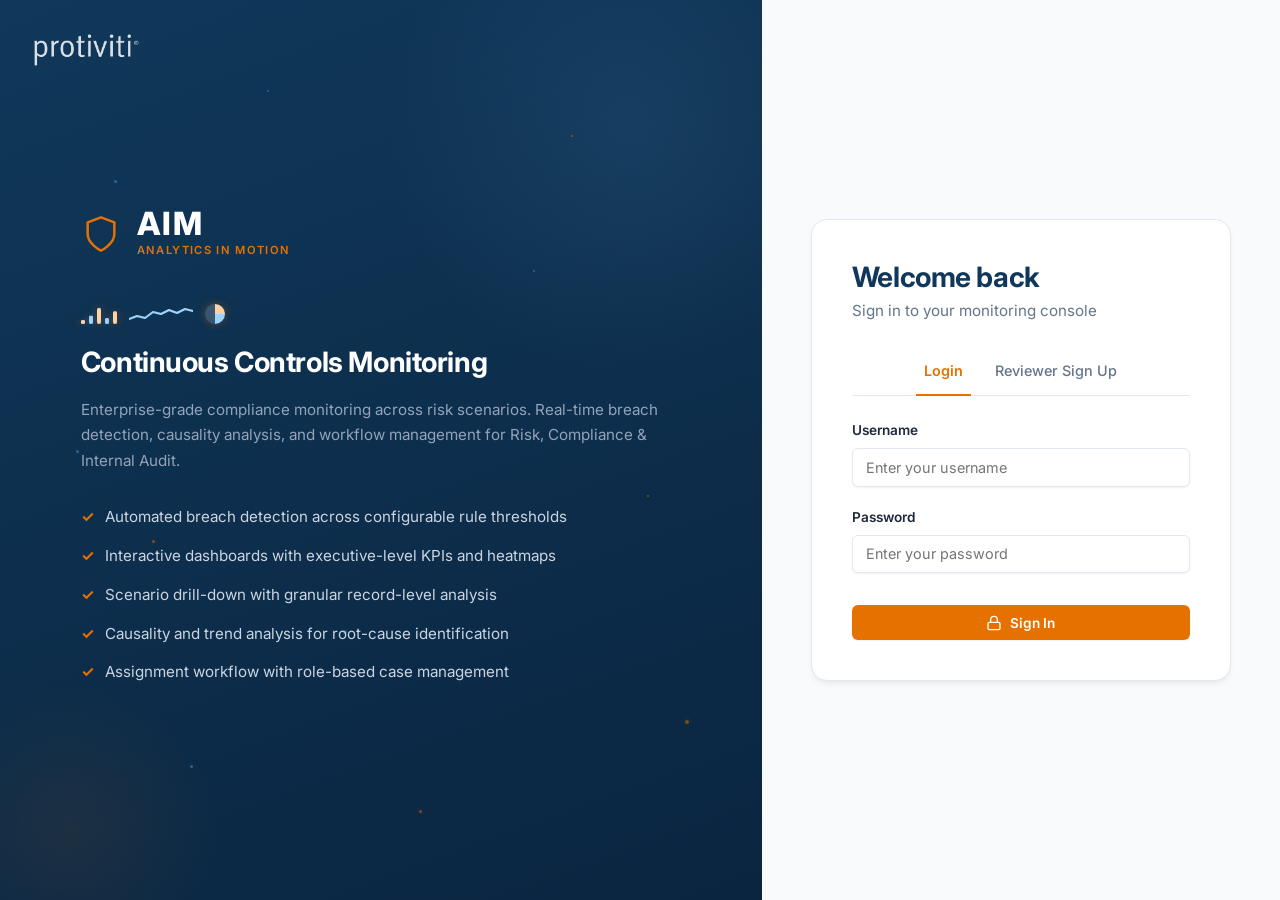
<file: static/index.html>
<!DOCTYPE html>
<html lang="en">
<head>
    <meta charset="UTF-8">
    <meta name="viewport" content="width=device-width, initial-scale=1.0">
    <title>AIM Dashboard - Analytics in Motion</title>
    
    <!-- Modern Typography: Inter -->
    <link rel="preconnect" href="https://fonts.googleapis.com">
    <link rel="preconnect" href="https://fonts.gstatic.com" crossorigin>
    <link href="https://fonts.googleapis.com/css2?family=Inter:wght@300;400;500;600;700;800&display=swap" rel="stylesheet">
    
    <!-- Plotly -->
    <script src="https://cdn.plot.ly/plotly-2.27.0.min.js"></script>
    
    <link rel="stylesheet" href="css/style.css?v=3">
    <script src="js/app.js?v=3" defer></script>
</head>
<body>
    <div id="app"></div>
</body>
</html>
</file>
<file: static/css/style.css>
/* ============================================================
   AIM Dashboard — Analytics in Motion
   Premium Modern Continuous Controls Monitoring UI
   ============================================================ */

/* ── CSS Variables ─────────────────────────────────────────── */
:root {
    --primary: #10385A;   /* Protiviti Navy */
    --secondary: #E57200; /* Protiviti Orange */
    --secondary-hover: #CC6500;
    --accent: #5998C5;    /* Protiviti Light Blue */
    --bg: #F8FAFC; /* Slate 50 */
    --surface: #FFFFFF;
    
    --text-dark: #1E293B; /* Slate 800 */
    --text-muted: #64748B; /* Slate 500 */
    --text-light: #94A3B8; /* Slate 400 */
    
    --border: #E2E8F0; /* Slate 200 */
    --border-light: #F1F5F9; /* Slate 100 */
    
    --red: #EF4444;       --red-bg: #FEF2F2;      --red-border: #FCA5A5;
    --green: #10B981;     --green-bg: #ECFDF5;    --green-border: #6EE7B7;
    --amber: #F59E0B;     --amber-bg: #FFFBEB;    --amber-border: #FCD34D;
    --blue-bg: #EFF6FF;   --blue-border: #93C5FD;
    
    --shadow-sm: 0 1px 2px 0 rgb(0 0 0 / 0.05);
    --shadow: 0 4px 6px -1px rgb(0 0 0 / 0.05), 0 2px 4px -2px rgb(0 0 0 / 0.05);
    --shadow-md: 0 10px 15px -3px rgb(0 0 0 / 0.05), 0 4px 6px -4px rgb(0 0 0 / 0.05);
    --shadow-lg: 0 20px 25px -5px rgb(0 0 0 / 0.1), 0 8px 10px -6px rgb(0 0 0 / 0.1);
    
    --radius-sm: 6px;
    --radius: 12px;
    --radius-lg: 16px;
    
    --sidebar-width: 280px;
    --transition: 0.25s cubic-bezier(0.4, 0, 0.2, 1);
}

/* ── Reset & Base ──────────────────────────────────────────── */
*, *::before, *::after {
    box-sizing: border-box;
    margin: 0;
    padding: 0;
}

html, body {
    height: 100%;
    font-family: 'Inter', -apple-system, BlinkMacSystemFont, 'Segoe UI', Roboto, sans-serif;
    font-size: 14px;
    line-height: 1.6;
    color: var(--text-dark);
    background: var(--bg);
    -webkit-font-smoothing: antialiased;
    -moz-osx-font-smoothing: grayscale;
}

/* Increase base font size slightly on login to reduce the empty feel
   and improve readability without touching dashboard scales. */
html.login-scale-115 { font-size: 16px; }

#app { height: 100%; }

a { color: var(--secondary); text-decoration: none; transition: color var(--transition); }
a:hover { color: var(--secondary-hover); }

h1, h2, h3, h4, h5, h6 {
    color: var(--primary);
    font-weight: 700;
    line-height: 1.25;
}
h1 { font-size: 2rem; margin-bottom: 0.5rem; letter-spacing: -0.025em; }
h2 { font-size: 1.5rem; margin-bottom: 0.5rem; letter-spacing: -0.015em; }
h3 { font-size: 1.25rem; margin-bottom: 0.4rem; }
h4 { font-size: 1rem; margin-bottom: 0.3rem; }
p { margin-bottom: 0.5rem; }

hr {
    border: none;
    border-top: 1px solid var(--border);
    margin: 1.5rem 0;
}

/* ── Scrollbar ─────────────────────────────────────────────── */
::-webkit-scrollbar { width: 6px; height: 6px; }
::-webkit-scrollbar-track { background: transparent; }
::-webkit-scrollbar-thumb { background: #CBD5E1; border-radius: 6px; }
::-webkit-scrollbar-thumb:hover { background: #94A3B8; }

/* ── App Layout ────────────────────────────────────────────── */
.app-layout {
    display: flex;
    height: 100vh;
    overflow: hidden;
}

/* ── Sidebar (Premium Dark) ────────────────────────────────── */
.sidebar {
    width: var(--sidebar-width);
    min-width: var(--sidebar-width);
    height: 100vh;
    background: linear-gradient(180deg, #10385A 0%, #082137 100%);
    box-shadow: inset -1px 0 0 rgba(255,255,255,0.05);
    color: #F8FAFC;
    display: flex;
    flex-direction: column;
    overflow-y: auto;
    overflow-x: hidden;
    flex-shrink: 0;
    z-index: 100;
}


.sidebar-header {
    padding: 2rem 1.5rem 1.25rem;
    text-align: center;
    position: relative;
}
.sidebar-header::after {
    content: ''; position: absolute; bottom: 0; left: 1.5rem; right: 1.5rem;
    height: 1px; background: rgba(255,255,255,0.1);
}

.sidebar-header .logo-title {
    font-size: 2.2rem;
    font-weight: 800;
    color: var(--surface);
    letter-spacing: 0.1em;
    background: linear-gradient(135deg, #FFFFFF 0%, #94A3B8 100%);
    background-clip: text;
    -webkit-background-clip: text;
    -webkit-text-fill-color: transparent;
    margin-bottom: 0.2rem;
}

.sidebar-header .logo-subtitle {
    font-size: 0.75rem;
    color: #94A3B8;
    text-transform: uppercase;
    letter-spacing: 0.1em;
    font-weight: 500;
}

.sidebar-section { padding: 1rem 1.5rem; }

.sidebar-divider {
    border: none;
    height: 1px; background: rgba(255,255,255,0.1);
    margin: 0 1.5rem;
}

.sidebar-user-info {
    padding: 1.25rem 1.5rem;
    font-size: 0.85rem;
    background: rgba(255,255,255,0.02);
}

.sidebar-user-info .user-display {
    font-weight: 600;
    font-size: 0.95rem;
    color: #FFFFFF;
}

.sidebar-user-info .user-role {
    font-size: 0.75rem;
    color: var(--accent);
    text-transform: uppercase;
    letter-spacing: 0.05em;
    font-weight: 600;
    margin-top: 0.1rem;
}

.sidebar-footer {
    margin-top: auto;
    padding: 1rem 1.5rem;
    font-size: 0.75rem;
    color: #64748B;
    text-align: center;
    border-top: 1px solid rgba(255,255,255,0.05);
}

/* Sidebar Buttons */
.sidebar .btn-logout {
    width: 100%;
    padding: 0.5rem 0.75rem;
    background: rgba(255, 255, 255, 0.05);
    color: #E2E8F0;
    border: 1px solid rgba(255, 255, 255, 0.1);
    border-radius: var(--radius-sm);
    cursor: pointer;
    font-size: 0.85rem;
    font-weight: 500;
    transition: all var(--transition);
    margin-top: 0.75rem;
}
.sidebar .btn-logout:hover {
    background: rgba(239, 68, 68, 0.1);
    color: #FCA5A5;
    border-color: rgba(239, 68, 68, 0.3);
}

/* Sidebar Nav */
.sidebar-nav {
    padding: 1rem 0;
    flex: 1;
}

.sidebar-nav .nav-link {
    display: flex;
    align-items: center;
    padding: 0.75rem 1.5rem;
    color: #94A3B8;
    font-size: 0.85rem;
    font-weight: 500;
    cursor: pointer;
    transition: all var(--transition);
    position: relative;
    text-decoration: none;
}
.sidebar-nav .nav-link::before {
    content: ''; position: absolute; left: 0; top: 0; bottom: 0; width: 3px;
    background: var(--secondary); opacity: 0; transition: opacity var(--transition);
}

.sidebar-nav .nav-link:hover {
    color: #F8FAFC;
    background: rgba(255, 255, 255, 0.03);
}

.sidebar-nav .nav-link.active {
    color: #FFFFFF;
    background: rgba(255, 255, 255, 0.05);
}
.sidebar-nav .nav-link.active::before { opacity: 1; }

/* Sidebar File Upload */
.sidebar-upload { padding: 1rem 1.5rem; }
.sidebar-upload label {
    display: block; font-size: 0.75rem; text-transform: uppercase; letter-spacing: 0.05em;
    font-weight: 600; color: #94A3B8; margin-bottom: 0.5rem;
}

.sidebar-upload input[type="file"] {
    width: 100%; font-size: 0.8rem; color: #E2E8F0;
    margin-bottom: 0.5rem;
}

.sidebar-upload input[type="file"]::file-selector-button {
    background: rgba(255, 255, 255, 0.1); color: #F8FAFC;
    border: 1px solid rgba(255, 255, 255, 0.2);
    border-radius: var(--radius-sm); padding: 0.4rem 0.75rem;
    cursor: pointer; font-size: 0.8rem; font-weight: 500;
    transition: all var(--transition);
}
.sidebar-upload input[type="file"]::file-selector-button:hover {
    background: rgba(255, 255, 255, 0.2);
}

.sidebar-upload .btn-upload {
    width: 100%; padding: 0.5rem;
    background: var(--secondary); color: #FFFFFF;
    border: none; border-radius: var(--radius-sm);
    font-weight: 600; font-size: 0.85rem; cursor: pointer;
    transition: all var(--transition);
    box-shadow: 0 2px 4px rgba(37, 99, 235, 0.2);
}
.sidebar-upload .btn-upload:hover:not(:disabled) {
    background: var(--secondary-hover);
    transform: translateY(-1px);
}
.sidebar-upload .btn-upload:disabled {
    background: rgba(255,255,255,0.1); color: rgba(255,255,255,0.3);
    cursor: not-allowed; box-shadow: none;
}

.sidebar-file-info {
    padding: 0 1.5rem 1rem;
    font-size: 0.75rem;
    color: var(--accent);
    font-weight: 500;
}

.sidebar .btn-pdf {
    width: 100%; padding: 0.5rem;
    background: rgba(245, 158, 11, 0.1); color: var(--accent);
    border: 1px solid rgba(245, 158, 11, 0.3);
    border-radius: var(--radius-sm); font-weight: 600; font-size: 0.8rem;
    cursor: pointer; transition: all var(--transition);
}
.sidebar .btn-pdf:hover {
    background: rgba(245, 158, 11, 0.2);
    border-color: rgba(245, 158, 11, 0.5);
}

/* ── Main Content ──────────────────────────────────────────── */
.main-content-wrap {
    flex: 1;
    display: flex;
    flex-direction: column;
    min-width: 0;
    transition: margin var(--transition);
    background: var(--bg);
}

.top-bar {
    height: 60px;
    background: var(--surface);
    display: flex;
    align-items: center;
    justify-content: space-between;
    padding: 0 1.5rem;
    border-bottom: 1px solid var(--border);
    box-shadow: 0 1px 3px rgba(0,0,0,0.02);
    z-index: 10;
}

.topbar-left, .topbar-right {
    display: flex;
    align-items: center;
    gap: 1rem;
}

.topbar-logo {
    height: 42px;
    object-fit: contain;
}

.user-dropdown {
    position: relative;
    display: inline-block;
}

.user-dropdown-toggle {
    display: flex;
    align-items: center;
    gap: 0.5rem;
    cursor: pointer;
    padding: 0.5rem;
    border-radius: var(--radius-sm);
    transition: background var(--transition);
    color: var(--primary);
    font-weight: 600;
}

.user-dropdown-toggle:hover {
    background: #F1F5F9;
}

.user-dropdown-menu {
    position: absolute;
    top: 100%;
    right: 0;
    margin-top: 0.5rem;
    background: var(--surface);
    border: 1px solid var(--border);
    border-radius: var(--radius-sm);
    box-shadow: var(--shadow-md);
    min-width: 150px;
    opacity: 0;
    visibility: hidden;
    transform: translateY(-10px);
    transition: all var(--transition);
    z-index: 100;
}

.user-dropdown-menu.show {
    opacity: 1;
    visibility: visible;
    transform: translateY(0);
}

.user-dropdown-menu .btn-logout {
    display: block;
    width: 100%;
    text-align: left;
    background: transparent;
    color: var(--text-dark);
    border: none;
    padding: 0.75rem 1rem;
    font-size: 0.85rem;
    font-weight: 500;
    cursor: pointer;
    transition: background var(--transition);
}

.user-dropdown-menu .btn-logout:hover {
    background: var(--red-bg);
    color: var(--red);
}


.main-content {
    flex: 1;
    overflow-y: auto;
    overflow-x: hidden;
    padding: 2rem 3rem;
    min-width: 0;
}

/* ── Login Page (Split-Screen Redesign) ────────────────────── */
.login-wrapper {
    display: flex;
    min-height: 100vh;
    overflow: hidden;
}
.login-wrapper::before, .login-wrapper::after { display: none; }

/* Left Branding Panel */
.login-left {
    flex: 1;
    background: linear-gradient(160deg, #10385A 0%, #0A2540 100%);
    display: flex;
    align-items: center;
    justify-content: center;
    padding: 4rem;
    position: relative;
    overflow: hidden;
}

.login-protiviti-logo {
    position: absolute;
    top: 2rem;
    left: 2rem;
    height: 36px;
    object-fit: contain;
    filter: brightness(0) invert(1);
    opacity: 0.85;
    z-index: 5;
}



/* Floating Particles */
.login-particles {
    position: absolute;
    inset: 0;
    z-index: 2;
    pointer-events: none;
    overflow: hidden;
}

.particle {
    position: absolute;
    width: var(--size);
    height: var(--size);
    background: rgba(229, 114, 0, 0.5);
    border-radius: 50%;
    left: var(--x);
    top: var(--y);
    animation: particleFloat var(--dur) ease-in-out var(--delay) infinite;
    box-shadow: 0 0 6px rgba(229, 114, 0, 0.3);
}

.particle:nth-child(odd) {
    background: rgba(89, 152, 197, 0.5);
    box-shadow: 0 0 6px rgba(89, 152, 197, 0.3);
}

@keyframes particleFloat {
    0%, 100% {
        transform: translate(0, 0) scale(1);
        opacity: 0.4;
    }
    25% {
        transform: translate(30px, -40px) scale(1.2);
        opacity: 0.8;
    }
    50% {
        transform: translate(-20px, -80px) scale(0.8);
        opacity: 0.3;
    }
    75% {
        transform: translate(40px, -30px) scale(1.1);
        opacity: 0.7;
    }
}
.login-left::before {
    content: ""; position: absolute; width: 500px; height: 500px;
    background: radial-gradient(circle, rgba(89,152,197,0.12) 0%, transparent 70%);
    top: -120px; right: -120px; border-radius: 50%;
}
.login-left::after {
    content: ""; position: absolute; width: 300px; height: 300px;
    background: radial-gradient(circle, rgba(229,114,0,0.08) 0%, transparent 70%);
    bottom: -80px; left: -80px; border-radius: 50%;
}

.login-brand { position: relative; z-index: 2; max-width: 450px; }

.login-brand-logo {
    display: flex; align-items: center; gap: 1rem; margin-bottom: 2.5rem;
}
.login-brand-logo .brand-title {
    font-size: 2rem; font-weight: 800; color: #FFFFFF; letter-spacing: 0.05em; line-height: 1;
}
.login-brand-logo .brand-sub {
    font-size: 0.7rem; color: var(--secondary); text-transform: uppercase;
    letter-spacing: 0.12em; font-weight: 600; margin-top: 0.15rem;
}

.login-headline {
    font-size: 1.75rem; font-weight: 700; color: #FFFFFF; margin-bottom: 1rem; line-height: 1.3;
}
.login-desc {
    font-size: 0.95rem; color: #94A3B8; line-height: 1.7; margin-bottom: 1.5rem;
}

.login-features {
    list-style: none; padding: 0; margin: 0;
}
.login-features li {
    font-size: 0.9rem; color: #CBD5E1; padding: 0.5rem 0;
    padding-left: 1.5rem; position: relative; line-height: 1.5;
}
.login-features li::before {
    content: "✓"; position: absolute; left: 0;
    color: var(--secondary); font-weight: 700;
}

.login-stats {
    display: flex; gap: 3rem; padding-top: 2rem; border-top: 1px solid rgba(255,255,255,0.1);
}
.login-stat-value {
    font-size: 1.75rem; font-weight: 800; color: var(--secondary); line-height: 1;
}
.login-stat-label {
    font-size: 0.7rem; color: #64748B; text-transform: uppercase;
    letter-spacing: 0.1em; font-weight: 600; margin-top: 0.35rem;
}

/* Right Form Panel */
.login-right {
    flex: 1;
    background: #F8FAFC;
    display: flex;
    align-items: center;
    justify-content: center;
    padding: 3rem;
}

.login-card {
    background: var(--surface);
    border-radius: var(--radius-lg);
    box-shadow: var(--shadow);
    border: 1px solid var(--border);
    width: 100%; max-width: 420px;
    padding: 2.5rem;
}


.login-form-title {
    font-size: 1.75rem; font-weight: 700; color: var(--primary); margin-bottom: 0.25rem;
}
.login-form-sub {
    font-size: 0.95rem; color: var(--text-muted); margin-bottom: 1.5rem;
}

/* Animated mini bar-graph icon next to login title */
.login-graph-anim { display: inline-flex; align-items: flex-end; gap: 3px; height: 16px; margin-left: 8px; }
.login-graph-anim .bar {
    width: 3px;
    height: 40%;
    background: var(--secondary);
    border-radius: 2px;
    transform-origin: bottom center;
    will-change: transform;
    transition: transform 320ms ease-in-out;
}
.login-graph-anim .bar:nth-child(2) { height: 60%; background: var(--accent); animation-delay: .1s; }
.login-graph-anim .bar:nth-child(3) { height: 85%; animation-delay: .2s; }
.login-graph-anim .bar:nth-child(4) { height: 55%; background: var(--accent); animation-delay: .3s; }
.login-graph-anim .bar:nth-child(5) { height: 75%; animation-delay: .4s; }

@keyframes loginBarPulse {
    0%   { transform: scaleY(0.45); opacity: .85; }
    20%  { transform: scaleY(1.20); opacity: 1; }
    45%  { transform: scaleY(0.60); opacity: .9; }
    70%  { transform: scaleY(1.05); opacity: .95; }
    100% { transform: scaleY(0.45); opacity: .85; }
}

@media (prefers-reduced-motion: reduce) {
    .login-graph-anim .bar { animation: none; }
}

/* Larger, brighter variant for the left hero panel */
.login-mini-trend { display: inline-flex; align-items: center; gap: 12px; margin: 0.25rem 0 1.25rem 0; }
.login-graph-hero { display: inline-flex; align-items: flex-end; gap: 4px; height: 20px; }
.login-graph-hero .bar {
    width: 4px;
    height: 45%;
    background: #FFD2A6; /* lighter for dark bg */
    border-radius: 2px;
    box-shadow: 0 0 10px rgba(229, 114, 0, 0.45);
    transform-origin: bottom center;
    will-change: transform;
    transition: transform 320ms ease-in-out;
}
.login-graph-hero .bar:nth-child(2) { height: 65%; background: #9DD3FF; box-shadow: 0 0 10px rgba(89, 152, 197, 0.45); animation-delay: .1s; }
.login-graph-hero .bar:nth-child(3) { height: 90%; animation-delay: .2s; }
.login-graph-hero .bar:nth-child(4) { height: 55%; background: #9DD3FF; box-shadow: 0 0 10px rgba(89,152,197,0.45); animation-delay: .3s; }
.login-graph-hero .bar:nth-child(5) { height: 80%; animation-delay: .4s; }

/* JS-driven animation will control transforms; no CSS animation needed */

/* Mini sparkline (line chart) */
.login-sparkline { width: 64px; height: 20px; display: inline-block; }
.login-sparkline .spark-path {
    stroke: #9DD3FF;
    stroke-width: 2;
    fill: none;
    stroke-linecap: round;
    stroke-linejoin: round;
    will-change: stroke-dashoffset;
    transition: stroke-dashoffset 1200ms ease-in-out;
}
.login-sparkline .spark-bg { stroke: rgba(255,255,255,0.15); stroke-width: 2; fill: none; }

/* Mini pie (circular progress) */
.login-pie { width: 20px; height: 20px; display: inline-block; }
.login-pie .pie-track { stroke: rgba(255,255,255,0.15); stroke-width: 3; fill: none; }
.login-pie .pie-progress {
    stroke: #FFD2A6;
    stroke-width: 3;
    fill: none;
    stroke-linecap: round;
    transform: rotate(-90deg);
    transform-origin: 50% 50%;
    will-change: stroke-dashoffset;
    transition: stroke-dashoffset 1100ms ease-in-out;
}

/* Solid pie using conic‑gradient, filled sequentially via JS */
.login-pie2 { width: 20px; height: 20px; border-radius: 50%; display: inline-block; background: conic-gradient(rgba(255,255,255,0.18) 0 360deg); box-shadow: 0 0 8px rgba(229,114,0,0.35); }

.login-submit-btn {
    width: 100%; margin-top: 0.75rem; padding: 0.75rem;
    font-size: 0.95rem; border-radius: var(--radius-sm);
    background: var(--primary); color: #FFFFFF;
}
.login-submit-btn:hover:not(:disabled) {
    background: #0A2540; transform: translateY(-1px); box-shadow: var(--shadow);
}

.login-hint {
    text-align: center; font-size: 0.8rem; color: var(--accent);
    margin-top: 1.25rem; margin-bottom: 0;
}

.login-card .tab-bar { border-bottom: 1px solid var(--border); margin-bottom: 1.5rem; justify-content: center; }
.login-card .tab-item { padding: 0.75rem 1rem; color: var(--text-muted); font-weight: 500; }
.login-card .tab-item.active { color: var(--secondary); border-bottom-color: var(--secondary); }

@media (max-width: 900px) {
    .login-wrapper { flex-direction: column; }
    .login-left { padding: 2.5rem; min-height: auto; }
    .login-right { padding: 2rem; }
    .login-stats { gap: 2rem; }
    .login-headline { font-size: 1.35rem; }
}

/* Wider hero text on large screens so each feature fits one line */
@media (min-width: 1200px) {
    .login-left { flex: 1.2; }
    .login-right { flex: 0.8; }
    .login-brand { max-width: 760px; }
    .login-desc { max-width: 60ch; overflow-wrap: anywhere; }
    .login-features li { white-space: nowrap; font-size: 0.95rem; }
}

/* ── KPI Metric Cards ──────────────────────────────────────── */
.kpi-row {
    display: flex; gap: 1.25rem; flex-wrap: wrap; margin-bottom: 1.5rem;
}
.kpi-card {
    background: var(--surface);
    border-radius: var(--radius);
    padding: 1.5rem;
    box-shadow: var(--shadow);
    flex: 1; min-width: 200px;
    position: relative; overflow: hidden;
    transition: transform var(--transition), box-shadow var(--transition);
    border: 1px solid var(--border-light);
}
.kpi-card::before {
    content: ''; position: absolute; left: 0; top: 0; bottom: 0; width: 4px;
    background: var(--secondary); border-radius: 4px 0 0 4px;
}
.kpi-card:hover {
    transform: translateY(-3px); box-shadow: var(--shadow-md);
}
.kpi-card .kpi-label {
    font-size: 0.8rem; color: var(--text-muted); font-weight: 600;
    text-transform: uppercase; letter-spacing: 0.05em; margin-bottom: 0.5rem;
}
.kpi-card .kpi-value {
    font-size: 2rem; font-weight: 800; color: var(--primary); line-height: 1.1;
}
.kpi-card .kpi-delta {
    font-size: 0.8rem; margin-top: 0.5rem; font-weight: 500; display: inline-flex; align-items: center; gap: 0.25rem;
    padding: 0.1rem 0.5rem; border-radius: 20px;
}
.kpi-card .kpi-delta.positive { color: var(--red); background: var(--red-bg); }
.kpi-card .kpi-delta.negative { color: var(--green); background: var(--green-bg); }
.kpi-card .kpi-delta.neutral { color: var(--text-muted); background: var(--border-light); }

/* ── Data Tables ───────────────────────────────────────────── */
.table-container {
    overflow-x: auto; margin: 1.5rem 0; background: var(--surface);
    border-radius: var(--radius); box-shadow: var(--shadow);
    border: 1px solid var(--border);
}
table.data-table {
    width: 100%; border-collapse: collapse; font-size: 0.85rem;
}
table.data-table thead th {
    background: #F8FAFC; color: var(--text-muted); font-weight: 600;
    padding: 0.8rem 1rem; text-align: left;
    border-bottom: 1px solid var(--border);
    white-space: nowrap; cursor: pointer; user-select: none;
    text-transform: uppercase; letter-spacing: 0.05em; font-size: 0.75rem;
    position: sticky; top: 0; z-index: 10;
}
table.data-table thead th:hover { background: #F1F5F9; color: var(--primary); }
table.data-table thead th .sort-icon { margin-left: 6px; font-size: 0.6rem; opacity: 0.5; }
table.data-table thead th .sort-icon.asc::after { content: '\25B2'; opacity: 1; color: var(--secondary); }
table.data-table thead th .sort-icon.desc::after { content: '\25BC'; opacity: 1; color: var(--secondary); }
table.data-table thead th .sort-icon.none::after { content: '\25B4\25BE'; }

table.data-table tbody tr {
    border-bottom: 1px solid var(--border-light); transition: background var(--transition);
}
table.data-table tbody tr:last-child { border-bottom: none; }
table.data-table tbody tr:hover { background: #F1F5F9; }
table.data-table tbody td {
    padding: 0.75rem 1rem; color: var(--text-dark); vertical-align: middle;
}

table.data-table tbody tr.breach-row { background: var(--red-bg); }
table.data-table tbody tr.breach-row:hover { background: #FEE2E2; }
table.data-table tbody tr.in-review-row { background: var(--blue-bg); }

/* ── Table Controls & Pagination ──────────────────────────── */
.table-controls {
    display: flex; align-items: center; justify-content: space-between;
    flex-wrap: wrap; gap: 0.75rem; margin-bottom: 0.75rem;
}
.table-controls-left { display: flex; align-items: center; gap: 0.75rem; flex-wrap: wrap; }
.table-controls-right { display: flex; align-items: center; gap: 0.75rem; }
.form-group-inline { display: flex; align-items: center; gap: 0.5rem; margin: 0; }
.form-group-inline label { margin: 0; font-size: 0.8rem; font-weight: 600; color: var(--text-muted); white-space: nowrap; }
.form-group-inline select, .form-group-inline input {
    padding: 0.4rem 0.6rem; font-size: 0.85rem; border: 1px solid var(--border);
    border-radius: var(--radius-sm); background: var(--surface);
}
.page-info { font-size: 0.8rem; color: var(--text-muted); font-weight: 500; white-space: nowrap; }
.pagination-bar {
    display: flex; align-items: center; justify-content: center;
    gap: 0.35rem; padding: 0.75rem 0; flex-wrap: wrap;
}
.pagination-bar .btn-sm {
    padding: 0.35rem 0.65rem; font-size: 0.8rem; border-radius: var(--radius-sm);
    border: 1px solid var(--border); background: var(--surface); color: var(--text-dark);
    cursor: pointer; transition: all var(--transition); min-width: 32px; text-align: center;
}
.pagination-bar .btn-sm:hover:not(:disabled) { background: var(--primary); color: #fff; border-color: var(--primary); }
.pagination-bar .btn-sm:disabled { opacity: 0.4; cursor: not-allowed; }
.pagination-bar .btn-sm.btn-primary { background: var(--primary); color: #fff; border-color: var(--primary); font-weight: 600; }

/* ── Charts ────────────────────────────────────────────────── */
.chart-container {
    background: var(--surface); border-radius: var(--radius);
    box-shadow: var(--shadow); border: 1px solid var(--border-light);
    padding: 1rem; margin: 1.5rem 0;
    transition: box-shadow var(--transition);
}
.chart-container:hover { box-shadow: var(--shadow-md); }
.chart-container .chart-title {
    font-size: 1.1rem; font-weight: 600; color: var(--primary); margin-bottom: 1rem;
}

/* ── Expanders / Accordions ────────────────────────────────── */
.accordion {
    background: var(--surface); border: 1px solid var(--border);
    border-radius: var(--radius); margin-bottom: 1rem; overflow: hidden;
    box-shadow: var(--shadow-sm);
}
.accordion-header {
    display: flex; align-items: center; justify-content: space-between;
    padding: 1rem 1.25rem; cursor: pointer; font-weight: 600;
    color: var(--primary); background: var(--surface); user-select: none;
    transition: background var(--transition);
}
.accordion-header:hover { background: #F8FAFC; }
.accordion-header .toggle-icon {
    font-size: 0.8rem; transition: transform 0.3s cubic-bezier(0.4, 0, 0.2, 1);
    color: var(--text-muted);
}
.accordion-header .toggle-icon.open { transform: rotate(180deg); color: var(--secondary); }
.accordion-body { padding: 0 1.25rem 1.25rem; display: none; }
.accordion-body.open { display: block; animation: slideDown 0.3s ease-out; }

@keyframes slideDown {
    from { opacity: 0; transform: translateY(-10px); }
    to { opacity: 1; transform: translateY(0); }
}

/* ── Forms ──────────────────────────────────────────────────── */
.form-group { margin-bottom: 1.25rem; }
.form-group label {
    display: block; font-size: 0.85rem; font-weight: 600;
    color: var(--text-dark); margin-bottom: 0.4rem;
}
.form-group .form-hint { font-size: 0.75rem; color: var(--text-muted); margin-top: 0.3rem; }

input[type="text"], input[type="password"], input[type="number"], input[type="email"], textarea, select {
    width: 100%; padding: 0.6rem 0.85rem;
    border: 1px solid var(--border); border-radius: var(--radius-sm);
    font-size: 0.9rem; font-family: inherit; color: var(--text-dark);
    background: var(--surface);
    transition: all var(--transition); outline: none; box-shadow: var(--shadow-sm);
}
input:focus, textarea:focus, select:focus {
    border-color: var(--secondary); box-shadow: 0 0 0 3px rgba(37, 99, 235, 0.15);
}
textarea { resize: vertical; min-height: 100px; }

/* Multi-select styling */
.multiselect-container { position: relative; }
.multiselect-trigger {
    display: flex; flex-wrap: wrap; gap: 6px; min-height: 42px;
    padding: 6px 10px; border: 1px solid var(--border); border-radius: var(--radius-sm);
    background: var(--surface); cursor: pointer; align-items: center; box-shadow: var(--shadow-sm);
    transition: all var(--transition);
}
.multiselect-trigger:focus-within, .multiselect-trigger:hover {
    border-color: var(--secondary);
}
.multiselect-tag {
    background: rgba(37, 99, 235, 0.1); color: var(--secondary);
    font-size: 0.8rem; font-weight: 500; padding: 2px 8px; border-radius: 4px;
    display: flex; align-items: center; gap: 6px;
}
.multiselect-tag .remove-tag { cursor: pointer; font-size: 1rem; line-height: 1; opacity: 0.7; }
.multiselect-tag .remove-tag:hover { opacity: 1; color: var(--red); }
.multiselect-dropdown {
    position: absolute; top: 100%; left: 0; right: 0; background: var(--surface);
    border: 1px solid var(--border); border-radius: var(--radius-sm);
    box-shadow: var(--shadow-lg); z-index: 999; max-height: 250px; overflow-y: auto;
    display: none; margin-top: 4px; border-radius: var(--radius);
}
.multiselect-dropdown.open { display: block; animation: slideDown 0.2s ease-out; }
.multiselect-option {
    padding: 0.6rem 1rem; cursor: pointer; font-size: 0.85rem;
    display: flex; align-items: center; gap: 0.75rem; transition: background var(--transition);
}
.multiselect-option:hover { background: #F8FAFC; }

/* ── Buttons ───────────────────────────────────────────────── */
.btn {
    display: inline-flex; align-items: center; justify-content: center; gap: 0.5rem;
    padding: 0.6rem 1.25rem; border: none; border-radius: var(--radius-sm);
    font-size: 0.85rem; font-weight: 600; font-family: inherit; cursor: pointer;
    transition: all 0.2s ease; text-decoration: none; white-space: nowrap;
    box-shadow: var(--shadow-sm);
}
.btn:disabled { opacity: 0.6; cursor: not-allowed; box-shadow: none; }
.btn-primary { background: var(--secondary); color: #FFFFFF; }
.btn-primary:hover:not(:disabled) { background: var(--secondary-hover); transform: translateY(-1px); box-shadow: var(--shadow); }
.btn-secondary { background: var(--surface); color: var(--text-dark); border: 1px solid var(--border); }
.btn-secondary:hover:not(:disabled) { background: #F8FAFC; border-color: #CBD5E1; color: var(--primary); transform: translateY(-1px); }
.btn-danger { background: var(--red); color: #FFFFFF; }
.btn-danger:hover:not(:disabled) { background: #DC2626; transform: translateY(-1px); box-shadow: var(--shadow); }
.btn-success { background: var(--green); color: #FFFFFF; }
.btn-success:hover:not(:disabled) { background: #059669; transform: translateY(-1px); box-shadow: var(--shadow); }
.btn-sm { padding: 0.35rem 0.75rem; font-size: 0.75rem; border-radius: 4px; }
.btn-icon { padding: 0.4rem; min-width: 0; }

/* ── Tabs ──────────────────────────────────────────────────── */
.tab-bar {
    display: flex; border-bottom: 1px solid var(--border); margin-bottom: 1.5rem; gap: 1rem;
}
.tab-bar .tab-item {
    padding: 0.75rem 0.5rem; font-size: 0.9rem; font-weight: 500;
    color: var(--text-muted); cursor: pointer; border-bottom: 2px solid transparent;
    margin-bottom: -1px; transition: all var(--transition); white-space: nowrap;
}
.tab-bar .tab-item:hover { color: var(--primary); }
.tab-bar .tab-item.active { color: var(--secondary); border-bottom-color: var(--secondary); font-weight: 600; }
.tab-content { display: none; animation: fadeIn 0.3s ease; }
.tab-content.active { display: block; }

/* ── Modals / Dialogs ──────────────────────────────────────── */
.modal-overlay {
    position: fixed; inset: 0; background: rgba(15, 23, 42, 0.6);
    backdrop-filter: blur(4px); -webkit-backdrop-filter: blur(4px);
    display: flex; align-items: center; justify-content: center;
    z-index: 9999; animation: fadeIn 0.2s ease;
}
.modal-box {
    background: var(--surface); border-radius: var(--radius-lg);
    box-shadow: var(--shadow-lg); width: 90%; max-width: 500px; padding: 2rem;
    animation: slideUp 0.3s cubic-bezier(0.175, 0.885, 0.32, 1.275);
}
.modal-box h3 { margin-bottom: 1.5rem; font-size: 1.25rem; }
.modal-actions { display: flex; gap: 1rem; justify-content: flex-end; margin-top: 2rem; }

/* ── Animations ────────────────────────────────────────────── */
@keyframes fadeIn { from { opacity: 0; } to { opacity: 1; } }
@keyframes slideUp { from { transform: translateY(30px) scale(0.95); opacity: 0; } to { transform: translateY(0) scale(1); opacity: 1; } }

/* ── File Upload Dropzone ──────────────────────────────────── */
.dropzone {
    border: 2px dashed var(--border); border-radius: var(--radius);
    padding: 3rem 2rem; text-align: center; color: var(--text-muted); cursor: pointer;
    transition: all var(--transition); background: var(--bg);
}
.dropzone:hover, .dropzone.drag-over {
    border-color: var(--secondary); background: rgba(37, 99, 235, 0.05); color: var(--secondary);
}
.dropzone input[type="file"] { display: none; }
.dropzone .dropzone-icon { font-size: 2.5rem; margin-bottom: 1rem; color: var(--text-light); }
.dropzone:hover .dropzone-icon { color: var(--secondary); }
.dropzone .dropzone-text { font-size: 1rem; font-weight: 600; color: var(--text-dark); }
.dropzone .dropzone-hint { font-size: 0.8rem; margin-top: 0.5rem; color: var(--text-muted); }

/* ── Status Badges ─────────────────────────────────────────── */
.badge {
    display: inline-block; padding: 0.25rem 0.6rem; border-radius: 9999px;
    font-size: 0.7rem; font-weight: 600; text-transform: uppercase; letter-spacing: 0.05em;
    line-height: 1.2; border: 1px solid transparent;
}
.badge-pending { background: var(--amber-bg); color: #B45309; border-color: var(--amber-border); }
.badge-in-review { background: var(--blue-bg); color: #1D4ED8; border-color: var(--blue-border); }
.badge-resolved { background: var(--green-bg); color: #047857; border-color: var(--green-border); }
.badge-new { background: var(--red-bg); color: var(--red); border-color: var(--red-border); }
.badge-worsened { background: var(--red-bg); color: var(--red); }
.badge-improved { background: var(--green-bg); color: var(--green); }
.badge-active { background: var(--green-bg); color: #047857; border-color: var(--green-border); }
.badge-hardcoded { background: #F1F5F9; color: var(--text-muted); border-color: var(--border); }

/* ── Toast Notifications ───────────────────────────────────── */
.toast-container {
    position: fixed; bottom: 2rem; right: 2rem; z-index: 99999;
    display: flex; flex-direction: column; gap: 0.75rem; pointer-events: none;
}
.toast {
    padding: 1rem 1.5rem; border-radius: var(--radius); font-size: 0.9rem; font-weight: 500;
    color: var(--surface); box-shadow: var(--shadow-lg); pointer-events: auto;
    animation: toastIn 0.3s cubic-bezier(0.175, 0.885, 0.32, 1.275);
    max-width: 350px; display: flex; align-items: center; gap: 0.75rem;
}
.toast-success { background: var(--primary); border-left: 4px solid var(--green); }
.toast-error { background: var(--primary); border-left: 4px solid var(--red); }
.toast-info { background: var(--primary); border-left: 4px solid var(--secondary); }
.toast.removing { animation: toastOut 0.3s ease forwards; }

@keyframes toastIn { from { transform: translateY(100%) scale(0.9); opacity: 0; } to { transform: translateY(0) scale(1); opacity: 1; } }
@keyframes toastOut { from { transform: translateY(0) scale(1); opacity: 1; } to { transform: translateY(20px) scale(0.9); opacity: 0; } }

/* ── Loading Spinner ───────────────────────────────────────── */
.spinner-overlay { display: flex; align-items: center; justify-content: center; padding: 4rem; }
.spinner {
    width: 48px; height: 48px; border: 4px solid var(--border); border-top-color: var(--secondary);
    border-radius: 50%; animation: spin 0.8s cubic-bezier(0.4, 0, 0.2, 1) infinite;
}
.spinner-sm { width: 20px; height: 20px; border-width: 2px; display: inline-block; vertical-align: middle; }
@keyframes spin { to { transform: rotate(360deg); } }
.loading-container {
    display: flex; flex-direction: column; align-items: center; justify-content: center;
    min-height: 250px; gap: 1.25rem; color: var(--text-muted); font-weight: 500; font-size: 1rem;
}

/* ── Empty States ──────────────────────────────────────────── */
.empty-state { text-align: center; padding: 4rem 2rem; color: var(--text-muted); }
.empty-state .empty-icon { font-size: 4rem; margin-bottom: 1.5rem; color: var(--border); }
.empty-state .empty-title { font-size: 1.25rem; font-weight: 600; color: var(--primary); margin-bottom: 0.5rem; }
.empty-state .empty-desc { font-size: 0.9rem; max-width: 400px; margin: 0 auto; color: var(--text-muted); }

/* ── Page Headers ──────────────────────────────────────────── */
.page-header { margin-bottom: 2rem; }
.page-header .page-desc { font-size: 0.95rem; color: var(--text-muted); margin-top: 0.5rem; max-width: 800px; }

/* ── Shared Elements (Comments/Docs/Assignments) ───────────── */
.detail-grid { display: grid; grid-template-columns: 1fr 1fr; gap: 1rem 2rem; font-size: 0.9rem; margin-bottom: 1.5rem; }
.detail-grid .detail-label { font-weight: 600; color: var(--text-dark); }
.detail-grid .detail-value { color: var(--text-muted); }
.assignment-card {
    background: var(--surface); border: 1px solid var(--border); border-radius: var(--radius);
    margin-bottom: 1rem; overflow: hidden; box-shadow: var(--shadow-sm); transition: box-shadow var(--transition);
}
.assignment-card:hover { box-shadow: var(--shadow); }
.assignment-card-header {
    display: flex; align-items: center; justify-content: space-between; padding: 1.25rem 1.5rem;
    cursor: pointer; transition: background var(--transition); gap: 1rem;
}
.assignment-card-header:hover { background: #F8FAFC; }
.assignment-card-header .card-title { font-weight: 600; color: var(--primary); font-size: 1rem; flex: 1; }
.assignment-card-body { padding: 0 1.5rem 1.5rem; display: none; border-top: 1px solid var(--border); }
.assignment-card-body.open { display: block; padding-top: 1.5rem; animation: fadeIn 0.3s ease; }
.comment-item { padding: 1rem 0; border-bottom: 1px solid var(--border-light); font-size: 0.9rem; }
.comment-item:last-child { border-bottom: none; }
.comment-item .comment-author { font-weight: 600; color: var(--primary); }
.comment-item .comment-date { font-size: 0.75rem; color: var(--text-light); margin-left: 0.75rem; }
.comment-item .comment-text { margin-top: 0.4rem; color: var(--text-dark); }
.doc-item {
    display: flex; align-items: center; justify-content: space-between; padding: 0.75rem 0;
    border-bottom: 1px solid var(--border-light); font-size: 0.9rem;
}
.doc-item:last-child { border-bottom: none; }
.alert {
    padding: 1rem 1.25rem; border-radius: var(--radius-sm); font-size: 0.9rem; margin-bottom: 1.25rem;
    display: flex; align-items: flex-start; gap: 0.75rem; font-weight: 500;
}
.alert-info { background: var(--blue-bg); color: #1E3A8A; border: 1px solid var(--blue-border); }
.alert-warning { background: var(--amber-bg); color: #92400E; border: 1px solid var(--amber-border); }
.alert-success { background: var(--green-bg); color: #065F46; border: 1px solid var(--green-border); }
.alert-error { background: var(--red-bg); color: #991B1B; border: 1px solid var(--red-border); }

/* ── Layout Utilities ──────────────────────────────────────── */
.filter-row { display: flex; gap: 1.5rem; flex-wrap: wrap; margin-bottom: 1.5rem; align-items: flex-end; }
.filter-row .form-group { flex: 1; min-width: 220px; margin-bottom: 0; }
.grid-2 { display: grid; grid-template-columns: 1fr 1fr; gap: 2rem; }
.grid-3 { display: grid; grid-template-columns: 1fr 1fr 1fr; gap: 1.5rem; }
table.data-table input.cell-edit {
    width: 100%; padding: 0.4rem 0.6rem; border: 1px solid var(--border); border-radius: 4px;
    font-size: 0.85rem; text-align: right; box-shadow: inset 0 1px 2px rgba(0,0,0,0.05);
}
table.data-table input.cell-edit:focus { border-color: var(--secondary); outline: none; }
table.data-table td input[type="checkbox"], table.data-table th input[type="checkbox"] { width: 1.2rem; height: 1.2rem; cursor: pointer; accent-color: var(--secondary); }

/* Text Utilities */
.text-center { text-align: center; } .text-right { text-align: right; }
.text-muted { color: var(--text-muted); } .text-light { color: var(--text-light); }
.text-small { font-size: 0.8rem; } .text-xs { font-size: 0.75rem; }
.text-red { color: var(--red); } .text-green { color: var(--green); } .text-bold { font-weight: 600; }
.mt-1 { margin-top: 0.5rem; } .mt-2 { margin-top: 1rem; } .mt-3 { margin-top: 1.5rem; }
.mb-1 { margin-bottom: 0.5rem; } .mb-2 { margin-bottom: 1rem; } .mb-3 { margin-bottom: 1.5rem; }
.flex { display: flex; } .flex-wrap { flex-wrap: wrap; }
.items-center { align-items: center; } .justify-between { justify-content: space-between; }
.gap-1 { gap: 0.5rem; } .gap-2 { gap: 1rem; } .gap-3 { gap: 1.5rem; }

/* ── Responsive ────────────────────────────────────────────── */
@media (max-width: 768px) {
    .sidebar { width: 220px; min-width: 220px; }
    .main-content { padding: 1.5rem; }
    .kpi-row { flex-direction: column; } .kpi-card { min-width: 100%; }
    .grid-2, .grid-3 { grid-template-columns: 1fr; }
    .filter-row { flex-direction: column; } .filter-row .form-group { min-width: 100%; }
    .detail-grid { grid-template-columns: 1fr; gap: 0.75rem; }
    .tab-bar { overflow-x: auto; padding-bottom: 5px; }
    .login-card { padding: 2rem 1.5rem; }
}
@media (max-width: 480px) {
    .main-content { padding: 1rem; }
    h1 { font-size: 1.5rem; }
    .kpi-card .kpi-value { font-size: 1.5rem; }
}

/* ── SQL GPT Page ─────────────────────────────────────────── */
.sqlgpt-layout {
    display: flex;
    height: calc(100vh - 2rem);
    gap: 0;
    background: var(--surface);
    border-radius: var(--radius);
    overflow: hidden;
    box-shadow: var(--shadow);
}
.sqlgpt-sidebar {
    width: 280px;
    min-width: 280px;
    background: #F8FAFC;
    border-right: 1px solid var(--border);
    overflow-y: auto;
    padding: 1rem;
    display: flex;
    flex-direction: column;
    gap: 1rem;
}
.sqlgpt-section { }
.sqlgpt-section-title {
    display: flex;
    align-items: center;
    gap: 0.5rem;
    font-size: 0.8rem;
    font-weight: 600;
    text-transform: uppercase;
    letter-spacing: 0.05em;
    color: var(--text-muted);
    margin-bottom: 0.6rem;
}
.sqlgpt-upload-area {
    border: 2px dashed var(--border);
    border-radius: var(--radius-sm);
    padding: 1.2rem;
    text-align: center;
    cursor: pointer;
    transition: var(--transition);
    color: var(--text-muted);
}
.sqlgpt-upload-area:hover, .sqlgpt-upload-area.dragover {
    border-color: var(--secondary);
    background: rgba(229, 114, 0, 0.04);
    color: var(--secondary);
}
.sqlgpt-upload-progress { text-align: center; padding: 1rem; }
.sqlgpt-progress-bar {
    height: 4px;
    background: var(--border);
    border-radius: 2px;
    overflow: hidden;
}
.sqlgpt-progress-fill {
    height: 100%;
    background: var(--secondary);
    width: 0%;
    transition: width 0.2s;
    border-radius: 2px;
}
.sqlgpt-table-search {
    width: 100%;
    padding: 0.4rem 0.6rem;
    border: 1px solid var(--border);
    border-radius: var(--radius-sm);
    font-size: 0.8rem;
    background: var(--surface);
    margin-bottom: 0.5rem;
    outline: none;
    transition: var(--transition);
}
.sqlgpt-table-search:focus { border-color: var(--accent); }
.sqlgpt-tables-list {
    max-height: 200px;
    overflow-y: auto;
    display: flex;
    flex-direction: column;
    gap: 4px;
}
.sqlgpt-table-item {
    padding: 0.5rem 0.6rem;
    border-radius: var(--radius-sm);
    cursor: pointer;
    transition: var(--transition);
    border: 1px solid transparent;
}
.sqlgpt-table-item:hover { background: var(--surface); border-color: var(--border); }
.sqlgpt-table-item.active { background: var(--surface); border-color: var(--secondary); box-shadow: var(--shadow-sm); }
.sqlgpt-table-name { font-weight: 500; font-size: 0.85rem; color: var(--text-dark); }
.sqlgpt-del-btn {
    background: none; border: none; cursor: pointer; color: #94A3B8; font-size: 1.1rem;
    padding: 0 4px; border-radius: 3px; transition: var(--transition); line-height: 1;
}
.sqlgpt-del-btn:hover { color: var(--red); background: var(--red-bg); }
.sqlgpt-info-row {
    display: flex;
    justify-content: space-between;
    padding: 0.3rem 0;
    border-bottom: 1px solid var(--border-light);
    font-size: 0.8rem;
}
.sqlgpt-info-row:last-child { border-bottom: none; flex-direction: column; gap: 2px; }
.sqlgpt-info-label { color: var(--text-muted); font-weight: 500; }
.sqlgpt-info-val { color: var(--text-dark); }

/* Chat area */
.sqlgpt-chat-area {
    flex: 1;
    display: flex;
    flex-direction: column;
    min-width: 0;
}
.sqlgpt-chat-header {
    display: flex;
    justify-content: space-between;
    align-items: center;
    padding: 0.8rem 1.2rem;
    border-bottom: 1px solid var(--border);
    background: var(--surface);
}
.sqlgpt-btn-clear {
    display: flex; align-items: center; gap: 0.3rem;
    padding: 0.4rem 0.8rem; border: 1px solid var(--border); border-radius: var(--radius-sm);
    background: var(--surface); color: var(--text-muted); cursor: pointer; font-size: 0.8rem;
    transition: var(--transition);
}
.sqlgpt-btn-clear:hover { border-color: var(--red); color: var(--red); }
.sqlgpt-messages {
    flex: 1;
    overflow-y: auto;
    padding: 1.2rem;
    display: flex;
    flex-direction: column;
    gap: 1rem;
}
.sqlgpt-welcome {
    display: flex;
    flex-direction: column;
    align-items: center;
    justify-content: center;
    text-align: center;
    padding: 3rem 1rem;
    flex: 1;
}
.sqlgpt-steps {
    display: flex;
    gap: 1.5rem;
    margin-top: 1.5rem;
}
.sqlgpt-step {
    display: flex;
    align-items: flex-start;
    gap: 0.6rem;
    text-align: left;
    font-size: 0.85rem;
}
.sqlgpt-step-num {
    display: flex; align-items: center; justify-content: center;
    width: 24px; height: 24px; border-radius: 50%;
    background: var(--secondary); color: #fff; font-size: 0.75rem; font-weight: 700;
    flex-shrink: 0;
}
.sqlgpt-msg {
    display: flex;
    gap: 0.6rem;
    align-items: flex-start;
}
.sqlgpt-msg-avatar {
    width: 30px; height: 30px; border-radius: 50%;
    display: flex; align-items: center; justify-content: center;
    font-size: 0.75rem; font-weight: 600; flex-shrink: 0;
}
.sqlgpt-msg-user .sqlgpt-msg-avatar { background: var(--primary); color: #fff; }
.sqlgpt-msg-assistant .sqlgpt-msg-avatar { background: var(--secondary); color: #fff; }
.sqlgpt-msg-content {
    flex: 1;
    min-width: 0;
    background: #F8FAFC;
    border: 1px solid var(--border-light);
    border-radius: var(--radius-sm);
    padding: 0.8rem 1rem;
    font-size: 0.9rem;
    color: var(--text-dark);
    line-height: 1.5;
}
.sqlgpt-msg-user .sqlgpt-msg-content { background: #EFF6FF; border-color: #93C5FD; }
.sqlgpt-sql-label { font-size: 0.75rem; font-weight: 600; color: var(--text-muted); margin-bottom: 0.3rem; }
.sqlgpt-sql {
    background: #1E293B;
    color: #E2E8F0;
    padding: 0.7rem;
    border-radius: var(--radius-sm);
    font-size: 0.8rem;
    font-family: 'Consolas', 'Monaco', monospace;
    overflow-x: auto;
    white-space: pre-wrap;
    margin-bottom: 0.8rem;
}
.sqlgpt-results-header {
    display: flex;
    justify-content: space-between;
    align-items: center;
    font-size: 0.8rem;
    color: var(--text-muted);
    margin-bottom: 0.5rem;
}
.sqlgpt-dl-btn {
    padding: 0.25rem 0.6rem; border: 1px solid var(--border); border-radius: 4px;
    background: var(--surface); color: var(--text-dark); cursor: pointer; font-size: 0.75rem;
    transition: var(--transition);
}
.sqlgpt-dl-btn:hover { border-color: var(--secondary); color: var(--secondary); }
.sqlgpt-table-wrap {
    overflow-x: auto;
    border: 1px solid var(--border);
    border-radius: var(--radius-sm);
}
.sqlgpt-result-table {
    width: 100%;
    border-collapse: collapse;
    font-size: 0.8rem;
}
.sqlgpt-result-table th {
    background: #F1F5F9;
    padding: 0.5rem 0.6rem;
    text-align: left;
    font-weight: 600;
    color: var(--text-dark);
    border-bottom: 2px solid var(--border);
    white-space: nowrap;
}
.sqlgpt-result-table td {
    padding: 0.4rem 0.6rem;
    border-bottom: 1px solid var(--border-light);
    white-space: nowrap;
    max-width: 250px;
    overflow: hidden;
    text-overflow: ellipsis;
}
.sqlgpt-result-table tbody tr:hover { background: #F8FAFC; }
/* Thinking animation */
.sqlgpt-thinking {
    display: flex; gap: 4px; padding: 0.2rem 0;
}
.sqlgpt-thinking span {
    width: 8px; height: 8px; border-radius: 50%; background: var(--secondary);
    animation: sqlgpt-bounce 1.4s infinite ease-in-out both;
}
.sqlgpt-thinking span:nth-child(1) { animation-delay: -0.32s; }
.sqlgpt-thinking span:nth-child(2) { animation-delay: -0.16s; }
@keyframes sqlgpt-bounce {
    0%, 80%, 100% { transform: scale(0.4); opacity: 0.4; }
    40% { transform: scale(1); opacity: 1; }
}
/* Input area */
.sqlgpt-input-area {
    display: flex;
    gap: 0.5rem;
    padding: 0.8rem 1.2rem;
    border-top: 1px solid var(--border);
    background: var(--surface);
    align-items: flex-end;
}
.sqlgpt-input {
    flex: 1;
    padding: 0.6rem 0.8rem;
    border: 1px solid var(--border);
    border-radius: var(--radius-sm);
    font-size: 0.9rem;
    font-family: inherit;
    resize: none;
    outline: none;
    max-height: 120px;
    transition: var(--transition);
}
.sqlgpt-input:focus { border-color: var(--accent); }
.sqlgpt-input:disabled { background: #F1F5F9; color: #94A3B8; cursor: not-allowed; }
.sqlgpt-send-btn {
    width: 38px; height: 38px;
    display: flex; align-items: center; justify-content: center;
    border: none; border-radius: var(--radius-sm);
    background: var(--secondary); color: #fff; cursor: pointer;
    transition: var(--transition); flex-shrink: 0;
}
.sqlgpt-send-btn:hover:not(:disabled) { background: var(--secondary-hover); }
.sqlgpt-send-btn:disabled { opacity: 0.5; cursor: not-allowed; }

@media (max-width: 768px) {
    .sqlgpt-layout { flex-direction: column; height: auto; }
    .sqlgpt-sidebar { width: 100%; min-width: 100%; max-height: 300px; }
    .sqlgpt-chat-area { min-height: 60vh; }
    .sqlgpt-steps { flex-direction: column; gap: 0.5rem; }
}

/* ── Custom Rules (Rules Library admin section) ────────────── */
.custom-rules-section { margin-top: 0.5rem; }
.custom-rules-section .section-header {
    display: flex; justify-content: space-between; align-items: flex-start;
    gap: 1rem; margin-bottom: 1rem;
}
.flex-between { display: flex; justify-content: space-between; align-items: flex-start; gap: 1rem; }
.mono { font-family: 'SFMono-Regular', Menlo, Consolas, 'Liberation Mono', monospace; font-size: 0.85rem; }

.cr-builder {
    background: var(--bg); border: 1px solid var(--border);
    border-radius: var(--radius); padding: 1.25rem; margin-bottom: 1.25rem;
    box-shadow: var(--shadow-sm);
}
.cr-builder-body { display: flex; flex-direction: column; }

.form-grid {
    display: grid; grid-template-columns: 1fr 1fr; gap: 1rem;
    margin-bottom: 0.5rem;
}
.form-grid .form-group { margin-bottom: 0; }
@media (max-width: 720px) { .form-grid { grid-template-columns: 1fr; } }

.cr-columns-hint {
    background: var(--surface); border: 1px dashed var(--border);
    border-radius: var(--radius-sm); padding: 0.75rem; margin-bottom: 1rem;
    max-height: 160px; overflow-y: auto;
}
.col-chips { display: flex; flex-wrap: wrap; gap: 0.4rem; }
.col-chip {
    display: inline-block; padding: 0.2rem 0.55rem;
    background: var(--blue-bg); border: 1px solid var(--blue-border);
    border-radius: 999px; font-size: 0.75rem; color: var(--text-dark);
}

.preview-summary {
    padding: 0.6rem 0.85rem; background: var(--green-bg);
    border: 1px solid var(--green-border); border-radius: var(--radius-sm);
    color: #065F46; font-size: 0.9rem;
}
#cr-gen-status { align-self: center; }

.cr-list .actions { white-space: nowrap; }
.cr-list .actions .btn { margin-right: 0.25rem; }
</file>
